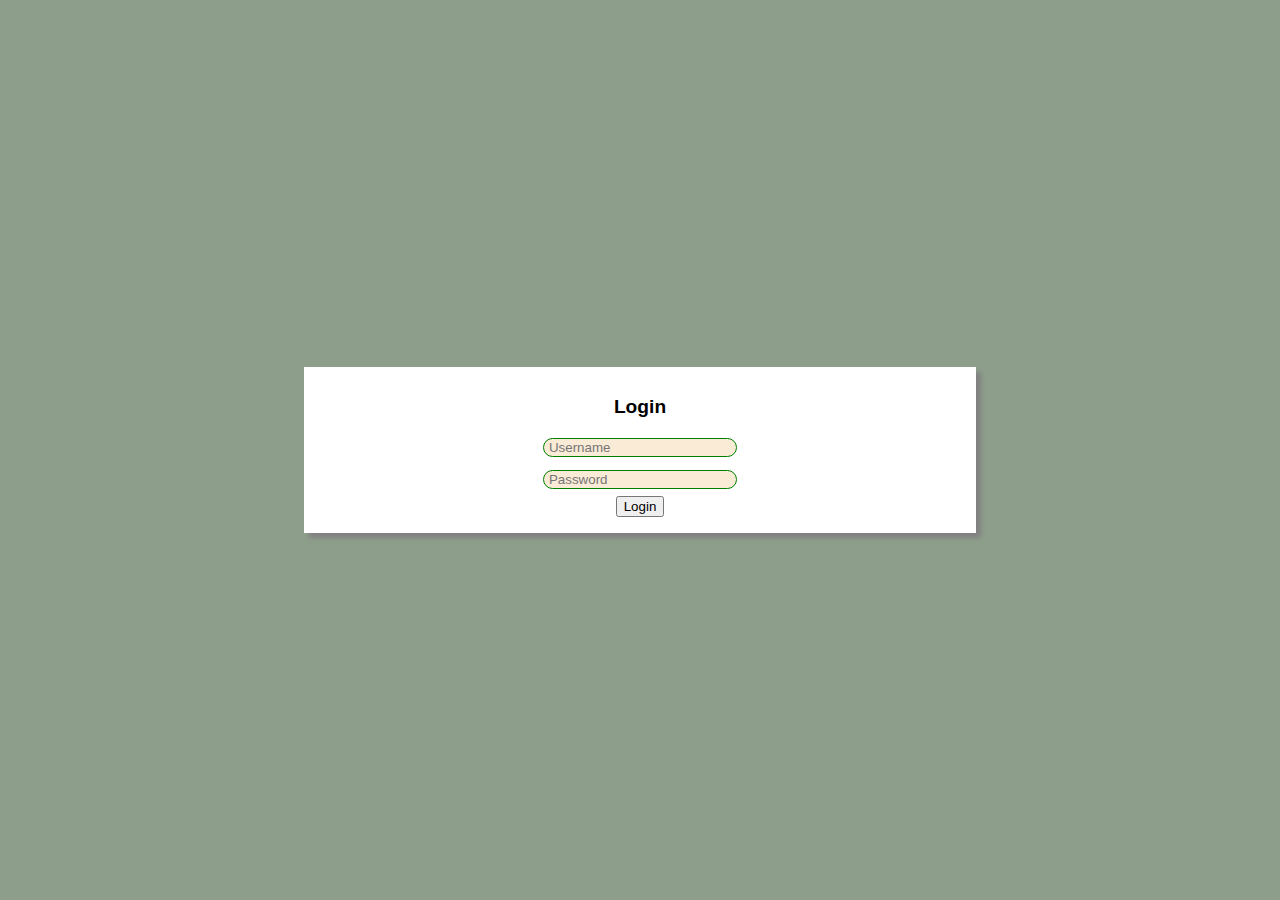
<file: Day10_project/login.html>
<!DOCTYPE html>
<html lang="en">
<head>
    <meta charset="UTF-8">
    <meta name="viewport" content="width=device-width, initial-scale=1.0">
    <title>Document</title>
    <link rel="stylesheet" href="./login.css"/>
</head>
<body>
    
    <div class="login_box">
        <h1 id="login_header">Login</h1>
        <div id="error_msg_box">
            <span id="error_msg">ID 혹은 PASSWORD가 잘못 되었습니다.</span>
        </div>

        <form id="login_form">
            <input type="text" name="username" id="username_field" class="login_form_field" placeholder="Username">
            <input type="password" name="password" id="password_field" class="login_form_field" placeholder="Password">
            <input type="submit" value="Login" id="login_submit">
        </form>
    </div>
    <script src="./login.js"></script>
</body>
</html>
</file>
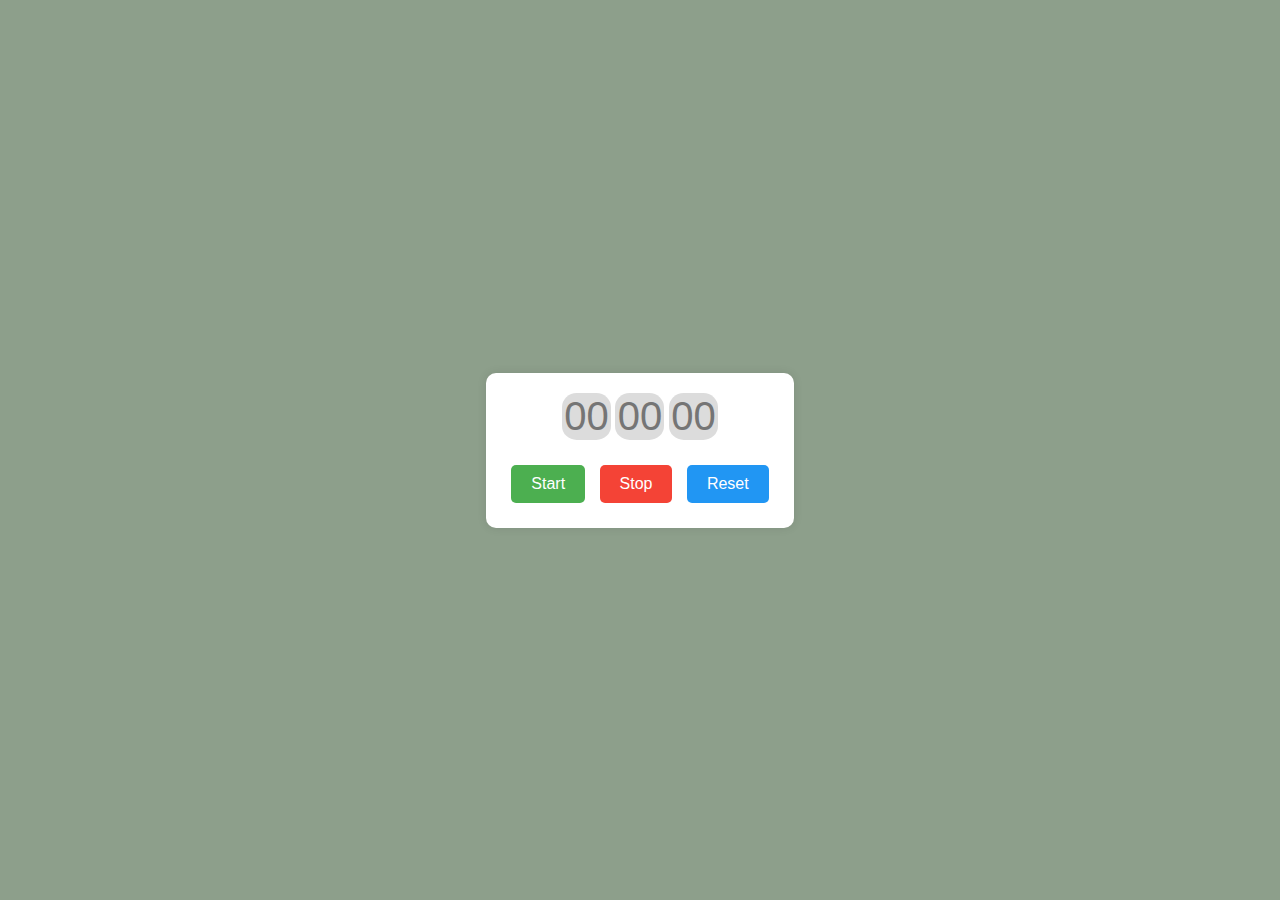
<file: Day2_project/timer.html>
<!DOCTYPE html>
<html>
  <head>
    <title>JavaScript Sandbox</title>
    <meta charset="UTF-8" />
    <link rel="stylesheet" href="timer.css" />
  </head>

  <body>
    <div class="timer">
      <div class="timeInputs" id="timeInputs">
          <input type="number" id="hours" placeholder="00" min="0" max="23">
          <input type="number" id="minutes" placeholder="00" min="0" max="59">
          <input type="number" id="seconds" placeholder="00" min="0" max="59">
      </div>
      <div class="timeDisplay" id="timeDisplay">
          00:00:00
      </div>
      <div class="buttons">
          <button id="start">Start</button>
          <button id="stop">Stop</button>
          <button id="reset">Reset</button>
      </div>
  </div>
    <script src="./timer.js"></script>
  </body>
</html>
</file>
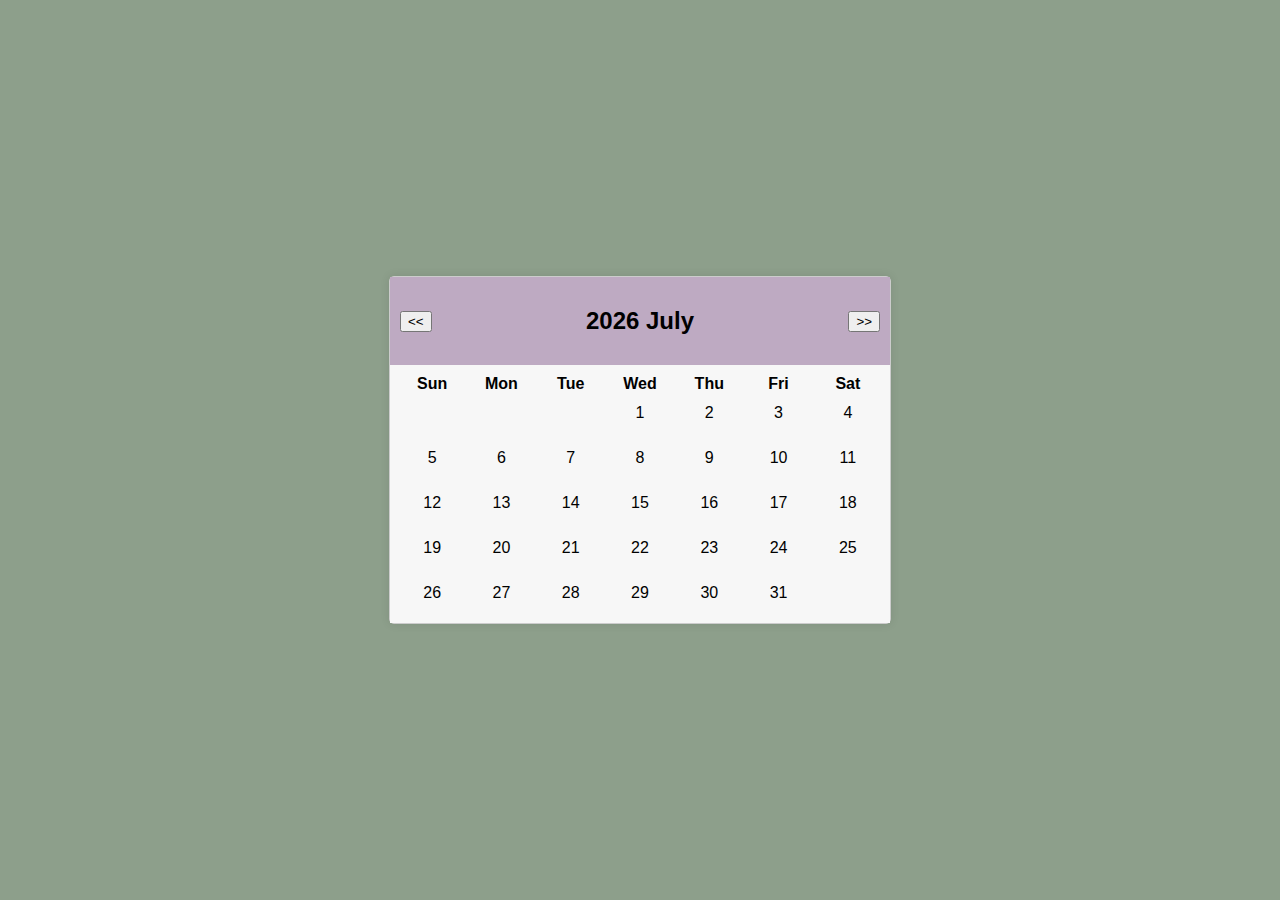
<file: Day4_project/calendal.html>
<!DOCTYPE html>
<html lang="en">
    <head>
        <meta charset="UTF-8">
        <meta name="viewport" content="width=device-width, initial-scale=1.0">
        <title>Calendar</title>
        <link rel="stylesheet" href="./calendal.css">
    </head>
    <body>
        <!--달력-->
        <div class="calendar-container">
            <!--년도, 월-->
            <div class="calendar-header">
                <button id="prevMonth">&lt;&lt;</button>
                <h2 id="monthYear"></h2>
                <button id="nextMonth">&gt;&gt;</button>
            </div>
            <!--날짜들-->
            <div class="calendar-body">
                <!--요일들-->
                <div class="calendar-days">
                    <div>Sun</div>
                    <div>Mon</div>
                    <div>Tue</div>
                    <div>Wed</div>
                    <div>Thu</div>
                    <div>Fri</div>
                    <div>Sat</div>
                </div>
                <!--날짜-->
                <div id="calendarDates" class="calendar-dates"></div>
            </div>
        </div>
        <!--메모-->
        <div id="noteContainer" class="note-container hidden">
            <textarea id="noteText" placeholder="메모를 작성하세요."></textarea>
            <button id="saveNote">저장</button>
        </div>
    </body>
    <script src="./calendal.js"></script>
</html>
</file>
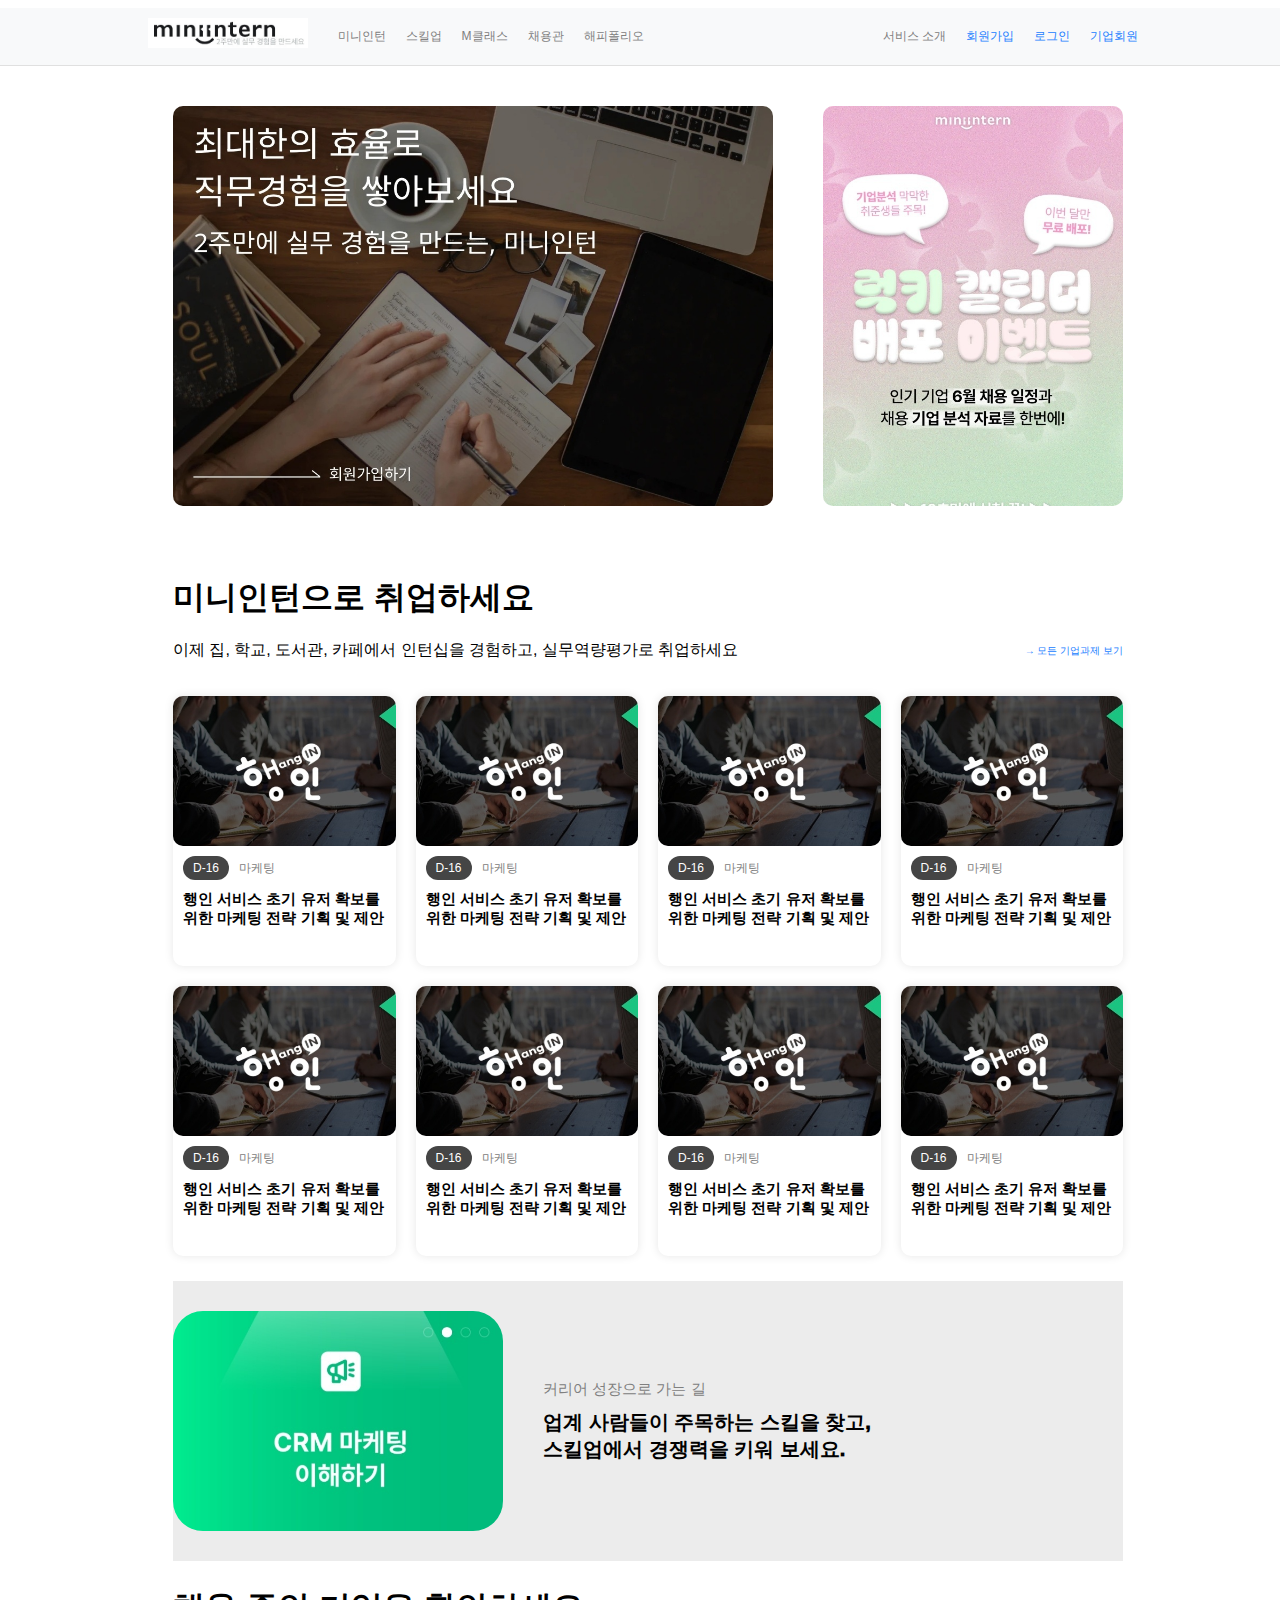
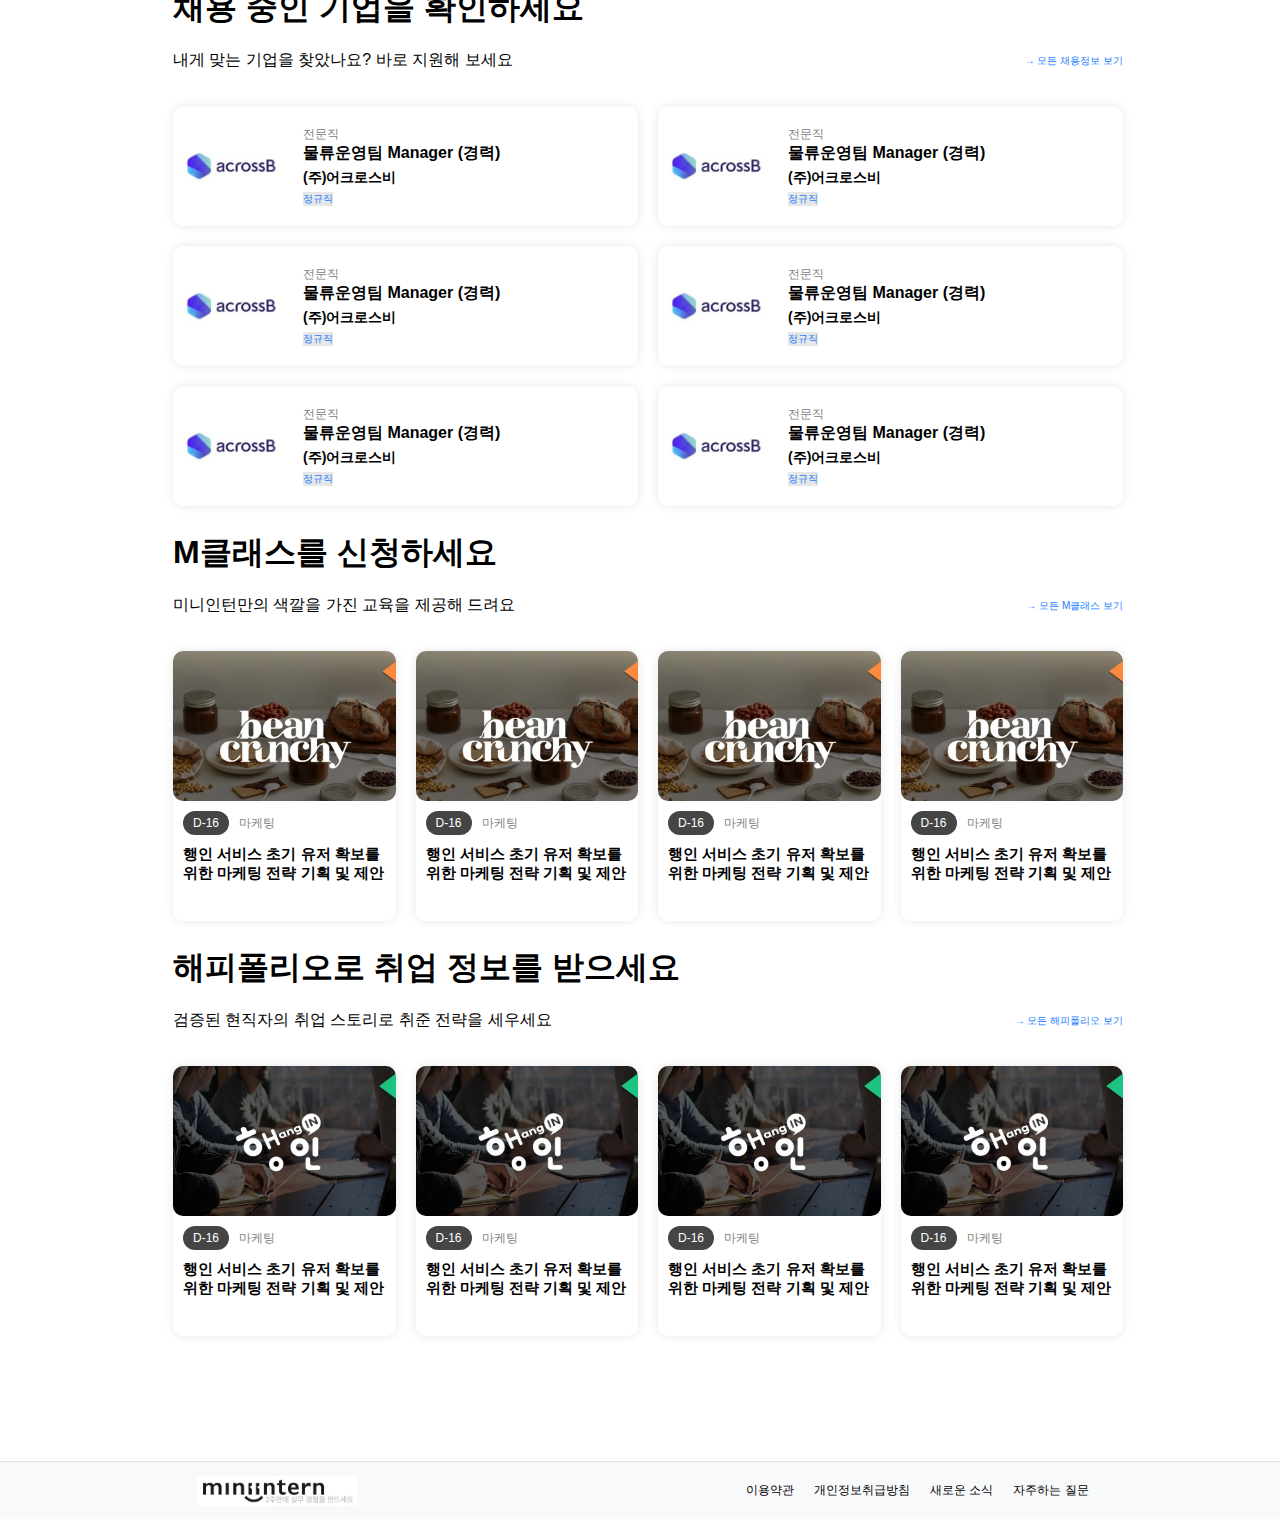
<file: Day5_project/clone_miniintern.html>
<!DOCTYPE html>
<html lang="en">
<head>
    <meta charset="UTF-8">
    <meta name="viewport" content="width=device-width, initial-scale=1.0">
    <title>미니인턴</title>
    <link rel="stylesheet" href="./clone_miniintern.css">
</head>
<body>
    <header>
        <div class="header_inner">
            <div class="nav_menu_left">
                <div class="brand_logo">
                    
                </div>
                <div class="nav_menus">
                    <div class="nav_menu"> 
                        미니인턴
                    </div>
                    <div class="nav_menu"> 
                        스킬업
                    </div>
                    <div class="nav_menu"> 
                        M클래스
                    </div>
                    <div class="nav_menu"> 
                        채용관
                    </div>
                    <div class="nav_menu"> 
                        해피폴리오
                    </div>
                </div>
            </div>
            <div class="nav_menus" id="nav_menus2">
                <div class="nav_menu"> 
                    서비스 소개
                </div>
                <div class="nav_menu" id="nav_menu_blue"> 
                    회원가입
                </div>
                <div class="nav_menu" id="nav_menu_blue"> 
                    로그인
                </div>
                <div class="nav_menu" id="nav_menu_blue"> 
                    기업회원
                </div>
            </div>
        </div>
    </header>
    <div class="main_box">
        <section class="main">
            <div class="promote_conotents">
                <div class="promote_conotent" id="promote_conotent_bigger">

                </div>
                <div class="promote_conotent">
                    
                </div>
            </div>
            <div class="section_title_box">
                <div class="section_title">
                    <h1>미니인턴으로 취업하세요</h1>
                </div>
                <div class="section_title_contents">
                    <div class="title_content">
                        <p>이제 집, 학교, 도서관, 카페에서 인턴십을 경험하고, 실무역량평가로 취업하세요</p>
                    </div>
                    <div class="goto_all_contents">
                        <a>→ 모든 기업과제 보기</a>
                    </div>
                </div>
            </div>
            <div class="interns_box_all">
                <div class="intern_box">
                    <div class="intern_image"></div>
                    <div class="intern_contents">
                        <div class="intern_content_what">
                            <div class="intern_dday">D-16</div>
                            <div class="intern_categori">마케팅</div>
                        </div>
                        <div class="intern_content">
                            <p>행인 서비스 초기 유저 확보를 위한 마케팅 전략 기획 및 제안</p>
                        </div>
                    </div>
                </div>
                <div class="intern_box">
                    <div class="intern_image"></div>
                    <div class="intern_contents">
                        <div class="intern_content_what">
                            <div class="intern_dday">D-16</div>
                            <div class="intern_categori">마케팅</div>
                        </div>
                        <div class="intern_content">
                            <p>행인 서비스 초기 유저 확보를 위한 마케팅 전략 기획 및 제안</p>
                        </div>
                    </div>
                </div>
                <div class="intern_box">
                    <div class="intern_image"></div>
                    <div class="intern_contents">
                        <div class="intern_content_what">
                            <div class="intern_dday">D-16</div>
                            <div class="intern_categori">마케팅</div>
                        </div>
                        <div class="intern_content">
                            <p>행인 서비스 초기 유저 확보를 위한 마케팅 전략 기획 및 제안</p>
                        </div>
                    </div>
                </div>
                <div class="intern_box">
                    <div class="intern_image"></div>
                    <div class="intern_contents">
                        <div class="intern_content_what">
                            <div class="intern_dday">D-16</div>
                            <div class="intern_categori">마케팅</div>
                        </div>
                        <div class="intern_content">
                            <p>행인 서비스 초기 유저 확보를 위한 마케팅 전략 기획 및 제안</p>
                        </div>
                    </div>
                </div>
                <div class="intern_box">
                    <div class="intern_image"></div>
                    <div class="intern_contents">
                        <div class="intern_content_what">
                            <div class="intern_dday">D-16</div>
                            <div class="intern_categori">마케팅</div>
                        </div>
                        <div class="intern_content">
                            <p>행인 서비스 초기 유저 확보를 위한 마케팅 전략 기획 및 제안</p>
                        </div>
                    </div>
                </div>
                <div class="intern_box">
                    <div class="intern_image"></div>
                    <div class="intern_contents">
                        <div class="intern_content_what">
                            <div class="intern_dday">D-16</div>
                            <div class="intern_categori">마케팅</div>
                        </div>
                        <div class="intern_content">
                            <p>행인 서비스 초기 유저 확보를 위한 마케팅 전략 기획 및 제안</p>
                        </div>
                    </div>
                </div>
                <div class="intern_box">
                    <div class="intern_image"></div>
                    <div class="intern_contents">
                        <div class="intern_content_what">
                            <div class="intern_dday">D-16</div>
                            <div class="intern_categori">마케팅</div>
                        </div>
                        <div class="intern_content">
                            <p>행인 서비스 초기 유저 확보를 위한 마케팅 전략 기획 및 제안</p>
                        </div>
                    </div>
                </div>
                <div class="intern_box">
                    <div class="intern_image"></div>
                    <div class="intern_contents">
                        <div class="intern_content_what">
                            <div class="intern_dday">D-16</div>
                            <div class="intern_categori">마케팅</div>
                        </div>
                        <div class="intern_content">
                            <p>행인 서비스 초기 유저 확보를 위한 마케팅 전략 기획 및 제안</p>
                        </div>
                    </div>
                </div>
            </div>
            <div class="caurousel_box">
                <div class="caurousel">

                </div>
                <div class="caurousel_content">
                    <span class="caurousel_explain_title">
                        <p>커리어 성장으로 가는 길</p>
                    </span>
                    <span class="caurousel_explain">
                        <p>업계 사람들이 주목하는 스킬을 찾고,<br>
                        스킬업에서 경쟁력을 키워 보세요.</p>
                    </span>
                </div>
            </div>
            <div class="section_title_box">
                <div class="section_title">
                    <h1>채용 중인 기업을 확인하세요</h1>
                </div>
                <div class="section_title_contents">
                    <div class="title_content">
                        <p>내게 맞는 기업을 찾았나요? 바로 지원해 보세요</p>
                    </div>
                    <div class="goto_all_contents">
                        <a>→ 모든 채용정보 보기</a>
                    </div>
                </div>
            </div>
            <div class="interns_box_all_rec">
                <div class="intern_box_rec">
                    <div class="intern_box_img"></div>
                    <div class="intern_box_explain">
                        <div class="intern_categori">전문직</div>
                        <span class="text_job">물류운영팀 Manager (경력)</span>
                        <span class="text_company">(주)어크로스비</span>
                        <div class="goto_all_contents">정규직</div>
                    </div>
                </div>
                <div class="intern_box_rec">
                    <div class="intern_box_img"></div>
                    <div class="intern_box_explain">
                        <div class="intern_categori">전문직</div>
                        <span class="text_job">물류운영팀 Manager (경력)</span>
                        <span class="text_company">(주)어크로스비</span>
                        <div class="goto_all_contents">정규직</div>
                    </div>
                </div>
                <div class="intern_box_rec">
                    <div class="intern_box_img"></div>
                    <div class="intern_box_explain">
                        <div class="intern_categori">전문직</div>
                        <span class="text_job">물류운영팀 Manager (경력)</span>
                        <span class="text_company">(주)어크로스비</span>
                        <div class="goto_all_contents">정규직</div>
                    </div>
                </div>
                <div class="intern_box_rec">
                    <div class="intern_box_img"></div>
                    <div class="intern_box_explain">
                        <div class="intern_categori">전문직</div>
                        <span class="text_job">물류운영팀 Manager (경력)</span>
                        <span class="text_company">(주)어크로스비</span>
                        <div class="goto_all_contents">정규직</div>
                    </div>
                </div>
                <div class="intern_box_rec">
                    <div class="intern_box_img"></div>
                    <div class="intern_box_explain">
                        <div class="intern_categori">전문직</div>
                        <span class="text_job">물류운영팀 Manager (경력)</span>
                        <span class="text_company">(주)어크로스비</span>
                        <div class="goto_all_contents">정규직</div>
                    </div>
                </div>
                <div class="intern_box_rec">
                    <div class="intern_box_img"></div>
                    <div class="intern_box_explain">
                        <div class="intern_categori">전문직</div>
                        <span class="text_job">물류운영팀 Manager (경력)</span>
                        <span class="text_company">(주)어크로스비</span>
                        <div class="goto_all_contents">정규직</div>
                    </div>
                </div>
            </div>
            <div class="section_title_box">
                <div class="section_title">
                    <h1>M클래스를 신청하세요</h1>
                </div>
                <div class="section_title_contents">
                    <div class="title_content">
                        <p>미니인턴만의 색깔을 가진 교육을 제공해 드려요</p>
                    </div>
                    <div class="goto_all_contents">
                        <a>→ 모든 M클래스 보기</a>
                    </div>
                </div>
            </div>
            <div class="interns_box_all" id="m_class">
                <div class="intern_box">
                    <div class="intern_image"></div>
                    <div class="intern_contents">
                        <div class="intern_content_what">
                            <div class="intern_dday">D-16</div>
                            <div class="intern_categori">마케팅</div>
                        </div>
                        <div class="intern_content">
                            <p>행인 서비스 초기 유저 확보를 위한 마케팅 전략 기획 및 제안</p>
                        </div>
                    </div>
                </div>
                <div class="intern_box">
                    <div class="intern_image"></div>
                    <div class="intern_contents">
                        <div class="intern_content_what">
                            <div class="intern_dday">D-16</div>
                            <div class="intern_categori">마케팅</div>
                        </div>
                        <div class="intern_content">
                            <p>행인 서비스 초기 유저 확보를 위한 마케팅 전략 기획 및 제안</p>
                        </div>
                    </div>
                </div>
                <div class="intern_box">
                    <div class="intern_image"></div>
                    <div class="intern_contents">
                        <div class="intern_content_what">
                            <div class="intern_dday">D-16</div>
                            <div class="intern_categori">마케팅</div>
                        </div>
                        <div class="intern_content">
                            <p>행인 서비스 초기 유저 확보를 위한 마케팅 전략 기획 및 제안</p>
                        </div>
                    </div>
                </div>
                <div class="intern_box">
                    <div class="intern_image"></div>
                    <div class="intern_contents">
                        <div class="intern_content_what">
                            <div class="intern_dday">D-16</div>
                            <div class="intern_categori">마케팅</div>
                        </div>
                        <div class="intern_content">
                            <p>행인 서비스 초기 유저 확보를 위한 마케팅 전략 기획 및 제안</p>
                        </div>
                    </div>
                </div>
            </div>
            <div class="section_title_box">
                <div class="section_title">
                    <h1>해피폴리오로 취업 정보를 받으세요</h1>
                </div>
                <div class="section_title_contents">
                    <div class="title_content">
                        <p>검증된 현직자의 취업 스토리로 취준 전략을 세우세요</p>
                    </div>
                    <div class="goto_all_contents">
                        <a>→ 모든 해피폴리오 보기</a>
                    </div>
                </div>
            </div>
            <div class="interns_box_all" id="happy_poly">
                <div class="intern_box">
                    <div class="intern_image"></div>
                    <div class="intern_contents">
                        <div class="intern_content_what">
                            <div class="intern_dday">D-16</div>
                            <div class="intern_categori">마케팅</div>
                        </div>
                        <div class="intern_content">
                            <p>행인 서비스 초기 유저 확보를 위한 마케팅 전략 기획 및 제안</p>
                        </div>
                    </div>
                </div>
                <div class="intern_box">
                    <div class="intern_image"></div>
                    <div class="intern_contents">
                        <div class="intern_content_what">
                            <div class="intern_dday">D-16</div>
                            <div class="intern_categori">마케팅</div>
                        </div>
                        <div class="intern_content">
                            <p>행인 서비스 초기 유저 확보를 위한 마케팅 전략 기획 및 제안</p>
                        </div>
                    </div>
                </div>
                <div class="intern_box">
                    <div class="intern_image"></div>
                    <div class="intern_contents">
                        <div class="intern_content_what">
                            <div class="intern_dday">D-16</div>
                            <div class="intern_categori">마케팅</div>
                        </div>
                        <div class="intern_content">
                            <p>행인 서비스 초기 유저 확보를 위한 마케팅 전략 기획 및 제안</p>
                        </div>
                    </div>
                </div>
                <div class="intern_box">
                    <div class="intern_image"></div>
                    <div class="intern_contents">
                        <div class="intern_content_what">
                            <div class="intern_dday">D-16</div>
                            <div class="intern_categori">마케팅</div>
                        </div>
                        <div class="intern_content">
                            <p>행인 서비스 초기 유저 확보를 위한 마케팅 전략 기획 및 제안</p>
                        </div>
                    </div>
                </div>
            </div>
        </section>
    </div>
    <footer>
        <div class="footer_inner">
            <div class="brand_logo"></div>
            <div class="footer_menus">
                <div class="footer_menu">
                    이용약관
                </div>
                <div class="footer_menu">
                    개인정보취급방침
                </div>
                <div class="footer_menu">
                    새로운 소식
                </div>
                <div class="footer_menu">
                    자주하는 질문
                </div>
            </div>
        </div>
    </footer>
</body>
</html>
</file>
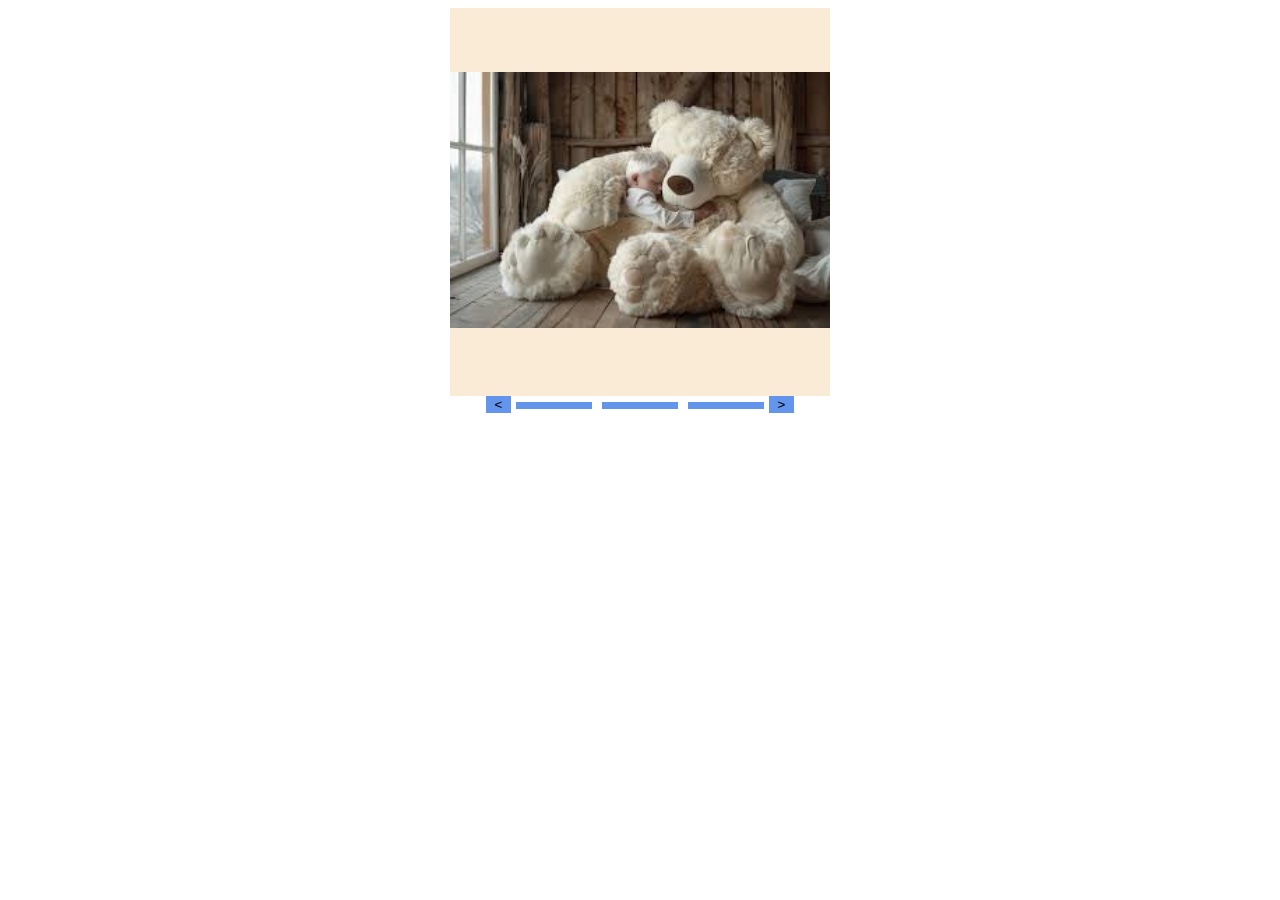
<file: Day6_project/slider.html>
<!DOCTYPE html>
<html lang="en">
<head>
    <meta charset="UTF-8">
    <meta name="viewport" content="width=device-width, initial-scale=1.0">
    <link rel="stylesheet" href="./slider.css" />
    <title>slider_ex</title>
</head>
<body>
    <div class="con_padding">
    <div class="con_box">
        <div class="container">
            <div class= "inner">
                <img src="../dogdog/bear.jpg">
            </div>
            <div class= "inner">
                <img src="../dogdog/dog.jpg">
            </div>
            <div class= "inner">
                <img src="../dogdog/cat.avif">
            </div>
        </div>
    </div>
    </div>
    <div class="pad"> 
    <div class="button_con">
    <button class="left_img" id="shift">&lt;</button>
    <button class="but"></button>
    <button class="but"></button>
    <button class="but"></button>
    <button class="right_img" id="shift">&gt;</button>
    </div>
    </div>
    <script src="./slider.js"></script>
</body>
</html>
</file>
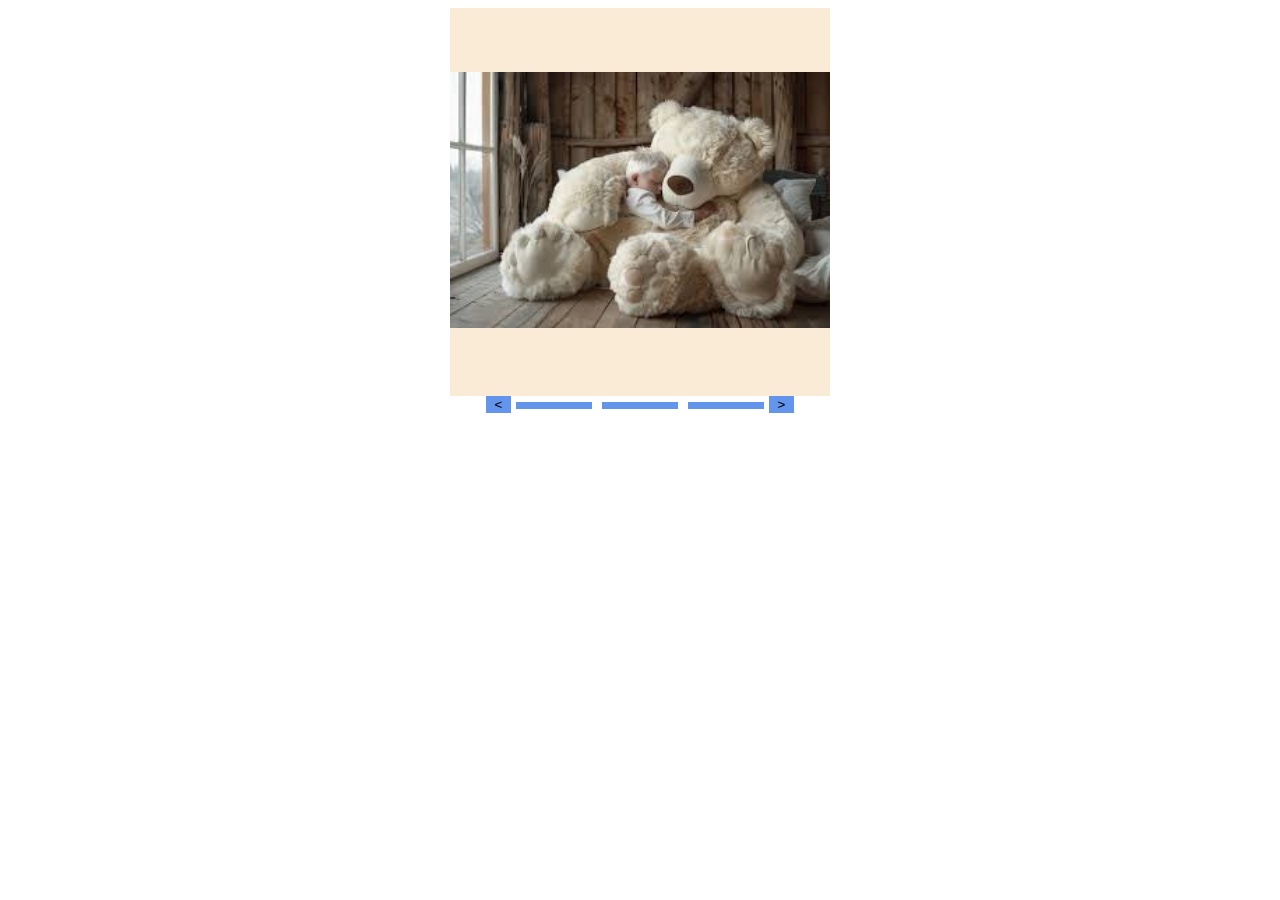
<file: Day7_project/slider.html>
<!DOCTYPE html>
<html lang="en">
<head>
    <meta charset="UTF-8">
    <meta name="viewport" content="width=device-width, initial-scale=1.0">
    <link rel="stylesheet" href="./slider.css" />
    <title>slider_ex</title>
</head>
<body>
    <div class="con_padding">
        <div class="con_box">
            <div class="container">
                <div class= "inner">
                    <img src="../dogdog/bear.jpg">
                </div>
                <div class= "inner">
                    <img src="../dogdog/dog.jpg">
                </div>
                <div class= "inner">
                    <img src="../dogdog/cat.avif">
                </div>
            </div>
        </div>
        </div>
        <div class="pad"> 
        <div class="button_con">
        <button class="left_img" id="shift">&lt;</button>
        <button class="but"></button>
        <button class="but"></button>
        <button class="but"></button>
        <button class="right_img" id="shift">&gt;</button>
        </div>
    </div>
    <script src="./slider.js"></script>
</body>
</html>
</file>
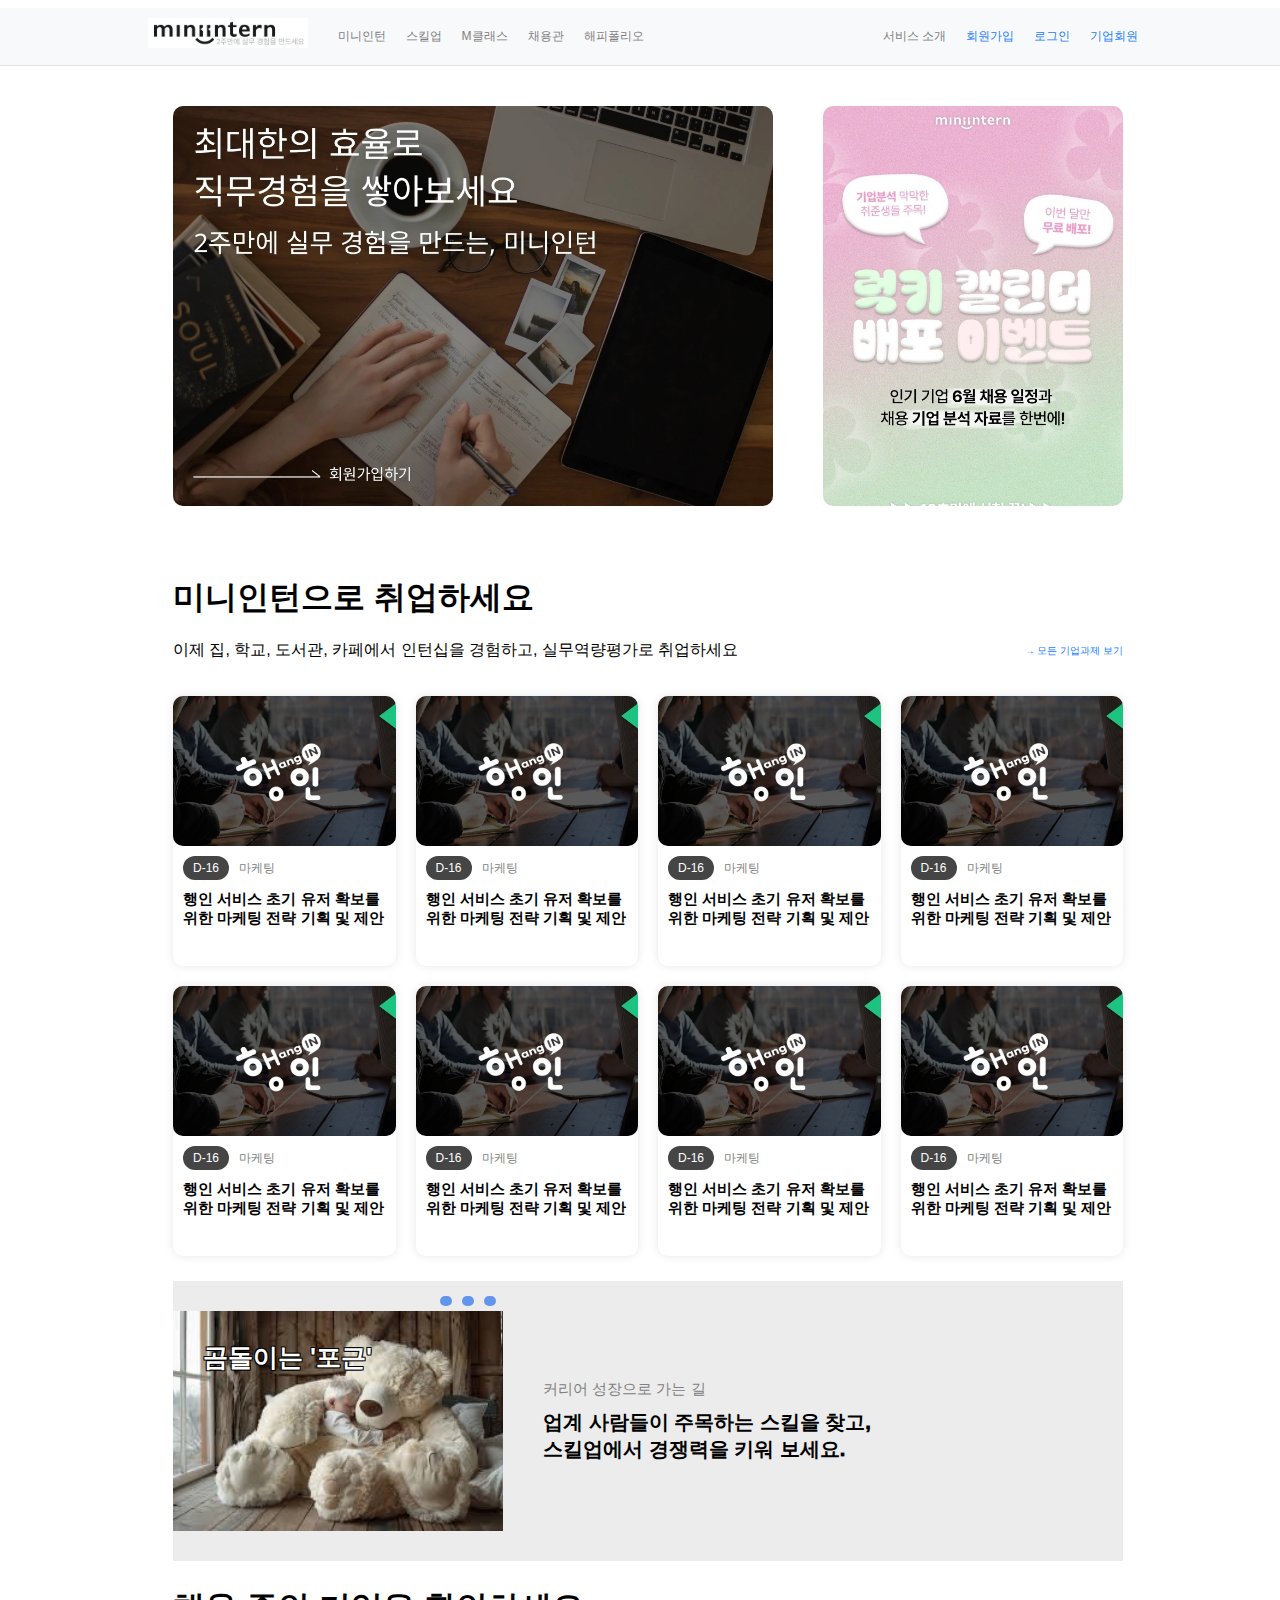
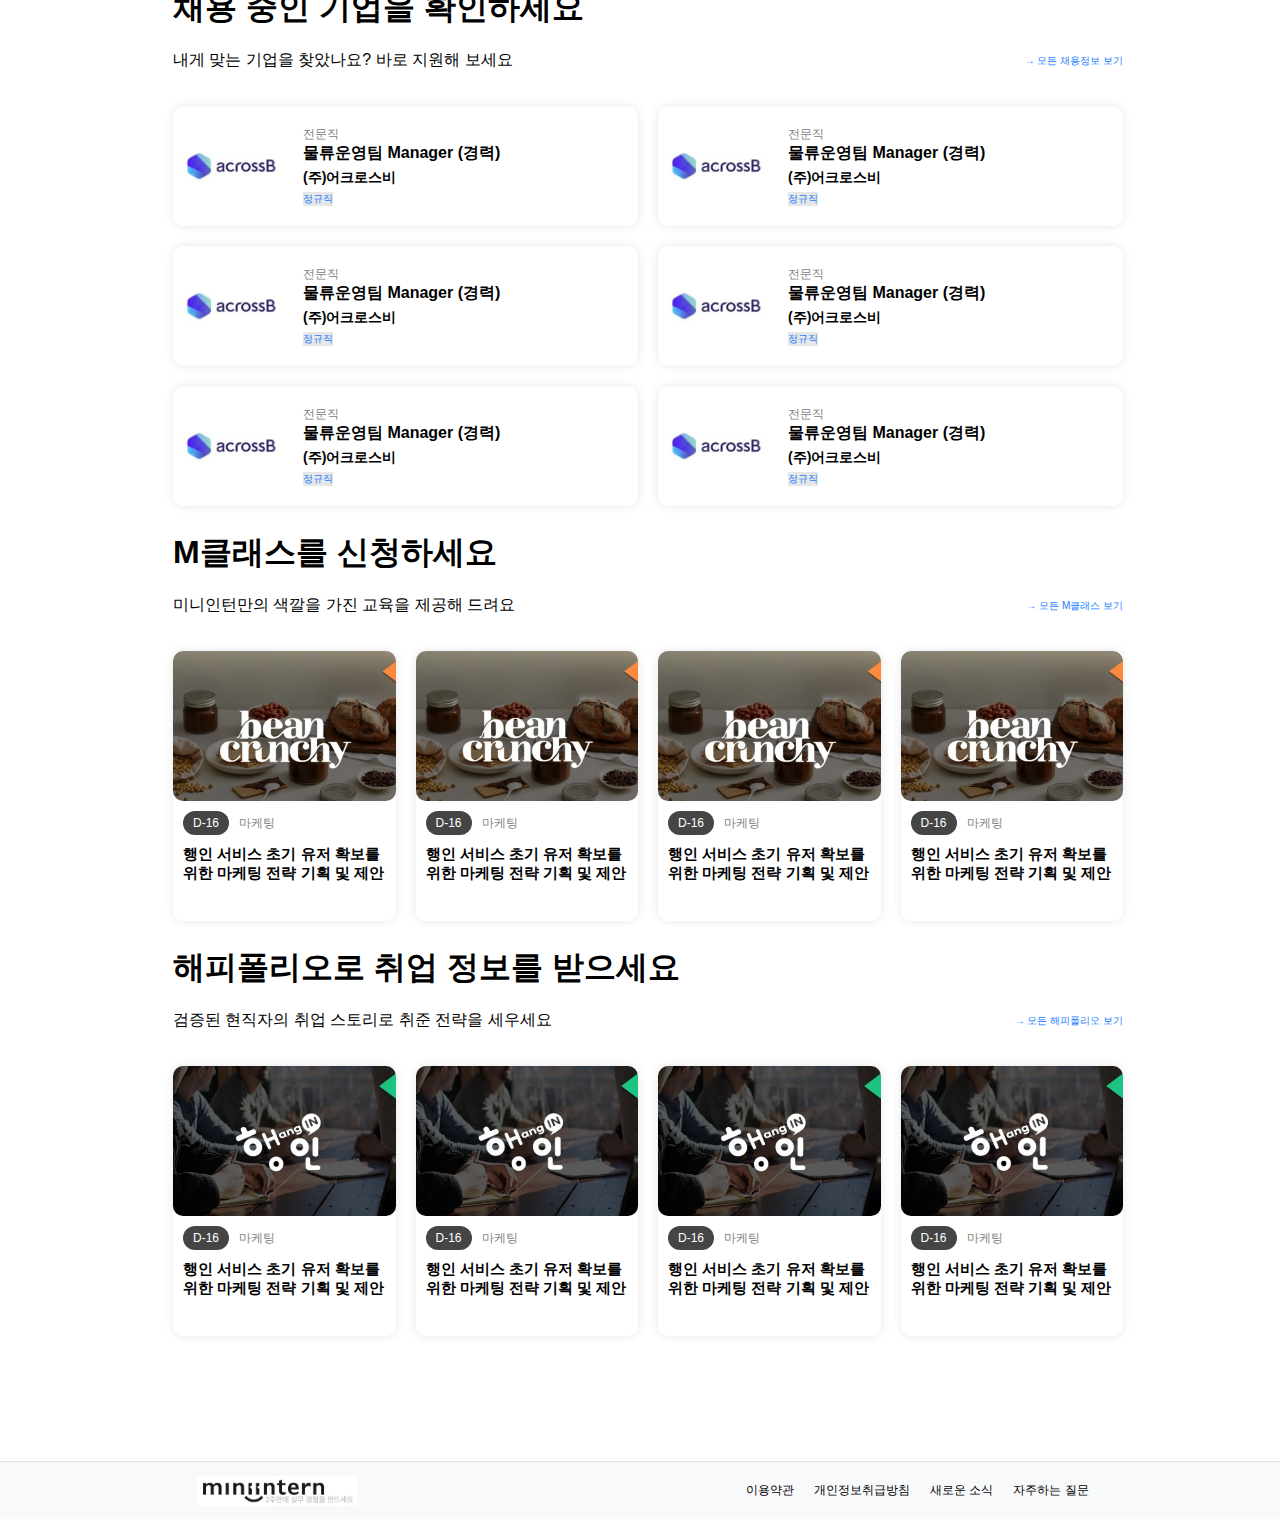
<file: Day8_project/clone_miniintern.html>
<!DOCTYPE html>
<html lang="en">
<head>
    <meta charset="UTF-8">
    <meta name="viewport" content="width=device-width, initial-scale=1.0">
    <title>미니인턴</title>
    <link rel="stylesheet" href="./clone_miniintern.css">
</head>
<body>
    <header>
        <div class="header_inner">
            <div class="nav_menu_left">
                <div class="brand_logo">
                    
                </div>
                <div class="nav_menus">
                    <div class="nav_menu"> 
                        미니인턴
                    </div>
                    <div class="nav_menu"> 
                        스킬업
                    </div>
                    <div class="nav_menu"> 
                        M클래스
                    </div>
                    <div class="nav_menu"> 
                        채용관
                    </div>
                    <div class="nav_menu"> 
                        해피폴리오
                    </div>
                </div>
            </div>
            <div class="nav_menus" id="nav_menus2">
                <div class="nav_menu"> 
                    서비스 소개
                </div>
                <div class="nav_menu" id="nav_menu_blue"> 
                    회원가입
                </div>
                <div class="nav_menu" id="nav_menu_blue"> 
                    로그인
                </div>
                <div class="nav_menu" id="nav_menu_blue"> 
                    기업회원
                </div>
            </div>
        </div>
    </header>
    <div class="main_box">
        <section class="main">
            <div class="promote_conotents">
                <div class="promote_conotent" id="promote_conotent_bigger">

                </div>
                <div class="promote_conotent">
                    
                </div>
            </div>
            <div class="section_title_box">
                <div class="section_title">
                    <h1>미니인턴으로 취업하세요</h1>
                </div>
                <div class="section_title_contents">
                    <div class="title_content">
                        <p>이제 집, 학교, 도서관, 카페에서 인턴십을 경험하고, 실무역량평가로 취업하세요</p>
                    </div>
                    <div class="goto_all_contents">
                        <a>→ 모든 기업과제 보기</a>
                    </div>
                </div>
            </div>
            <div class="interns_box_all">
                <div class="intern_box">
                    <div class="intern_image"></div>
                    <div class="intern_contents">
                        <div class="intern_content_what">
                            <div class="intern_dday">D-16</div>
                            <div class="intern_categori">마케팅</div>
                        </div>
                        <div class="intern_content">
                            <p>행인 서비스 초기 유저 확보를 위한 마케팅 전략 기획 및 제안</p>
                        </div>
                    </div>
                </div>
                <div class="intern_box">
                    <div class="intern_image"></div>
                    <div class="intern_contents">
                        <div class="intern_content_what">
                            <div class="intern_dday">D-16</div>
                            <div class="intern_categori">마케팅</div>
                        </div>
                        <div class="intern_content">
                            <p>행인 서비스 초기 유저 확보를 위한 마케팅 전략 기획 및 제안</p>
                        </div>
                    </div>
                </div>
                <div class="intern_box">
                    <div class="intern_image"></div>
                    <div class="intern_contents">
                        <div class="intern_content_what">
                            <div class="intern_dday">D-16</div>
                            <div class="intern_categori">마케팅</div>
                        </div>
                        <div class="intern_content">
                            <p>행인 서비스 초기 유저 확보를 위한 마케팅 전략 기획 및 제안</p>
                        </div>
                    </div>
                </div>
                <div class="intern_box">
                    <div class="intern_image"></div>
                    <div class="intern_contents">
                        <div class="intern_content_what">
                            <div class="intern_dday">D-16</div>
                            <div class="intern_categori">마케팅</div>
                        </div>
                        <div class="intern_content">
                            <p>행인 서비스 초기 유저 확보를 위한 마케팅 전략 기획 및 제안</p>
                        </div>
                    </div>
                </div>
                <div class="intern_box">
                    <div class="intern_image"></div>
                    <div class="intern_contents">
                        <div class="intern_content_what">
                            <div class="intern_dday">D-16</div>
                            <div class="intern_categori">마케팅</div>
                        </div>
                        <div class="intern_content">
                            <p>행인 서비스 초기 유저 확보를 위한 마케팅 전략 기획 및 제안</p>
                        </div>
                    </div>
                </div>
                <div class="intern_box">
                    <div class="intern_image"></div>
                    <div class="intern_contents">
                        <div class="intern_content_what">
                            <div class="intern_dday">D-16</div>
                            <div class="intern_categori">마케팅</div>
                        </div>
                        <div class="intern_content">
                            <p>행인 서비스 초기 유저 확보를 위한 마케팅 전략 기획 및 제안</p>
                        </div>
                    </div>
                </div>
                <div class="intern_box">
                    <div class="intern_image"></div>
                    <div class="intern_contents">
                        <div class="intern_content_what">
                            <div class="intern_dday">D-16</div>
                            <div class="intern_categori">마케팅</div>
                        </div>
                        <div class="intern_content">
                            <p>행인 서비스 초기 유저 확보를 위한 마케팅 전략 기획 및 제안</p>
                        </div>
                    </div>
                </div>
                <div class="intern_box">
                    <div class="intern_image"></div>
                    <div class="intern_contents">
                        <div class="intern_content_what">
                            <div class="intern_dday">D-16</div>
                            <div class="intern_categori">마케팅</div>
                        </div>
                        <div class="intern_content">
                            <p>행인 서비스 초기 유저 확보를 위한 마케팅 전략 기획 및 제안</p>
                        </div>
                    </div>
                </div>
            </div>
            <div class="caurousel_box">
                <div class="caurousel">
                    <div class="con_padding">
                        <div class="con_box">
                            <div class="container">
                                <div class= "inner" id="inner_img_1">
                                    <p>곰돌이는 '포근'</p>
                                </div>
                                <div class= "inner"  id="inner_img_2">
                                    <p>고양이는 야옹~</p>
                                </div>
                                <div class= "inner"  id="inner_img_3">
                                    <p>강아지는 멍멍!</p>
                                </div>
                            </div>
                        </div>
                        
                    </div>
                    <div class="pad"> 
                        <div class="button_con">
                            <button class="left_img" id="shift">&lt;</button>
                            <button class="but"></button>
                            <button class="but"></button>
                            <button class="but"></button>
                            <button class="right_img" id="shift">&gt;</button>
                        </div>
                    </div>
                </div>
                <div class="caurousel_content">
                    <span class="caurousel_explain_title">
                        <p>커리어 성장으로 가는 길</p>
                    </span>
                    <span class="caurousel_explain">
                        <p>업계 사람들이 주목하는 스킬을 찾고,<br>
                        스킬업에서 경쟁력을 키워 보세요.</p>
                    </span>
                </div>
            </div>
            <div class="section_title_box">
                <div class="section_title">
                    <h1>채용 중인 기업을 확인하세요</h1>
                </div>
                <div class="section_title_contents">
                    <div class="title_content">
                        <p>내게 맞는 기업을 찾았나요? 바로 지원해 보세요</p>
                    </div>
                    <div class="goto_all_contents">
                        <a>→ 모든 채용정보 보기</a>
                    </div>
                </div>
            </div>
            <div class="interns_box_all_rec">
                <div class="intern_box_rec">
                    <div class="intern_box_img"></div>
                    <div class="intern_box_explain">
                        <div class="intern_categori">전문직</div>
                        <span class="text_job">물류운영팀 Manager (경력)</span>
                        <span class="text_company">(주)어크로스비</span>
                        <div class="goto_all_contents">정규직</div>
                    </div>
                </div>
                <div class="intern_box_rec">
                    <div class="intern_box_img"></div>
                    <div class="intern_box_explain">
                        <div class="intern_categori">전문직</div>
                        <span class="text_job">물류운영팀 Manager (경력)</span>
                        <span class="text_company">(주)어크로스비</span>
                        <div class="goto_all_contents">정규직</div>
                    </div>
                </div>
                <div class="intern_box_rec">
                    <div class="intern_box_img"></div>
                    <div class="intern_box_explain">
                        <div class="intern_categori">전문직</div>
                        <span class="text_job">물류운영팀 Manager (경력)</span>
                        <span class="text_company">(주)어크로스비</span>
                        <div class="goto_all_contents">정규직</div>
                    </div>
                </div>
                <div class="intern_box_rec">
                    <div class="intern_box_img"></div>
                    <div class="intern_box_explain">
                        <div class="intern_categori">전문직</div>
                        <span class="text_job">물류운영팀 Manager (경력)</span>
                        <span class="text_company">(주)어크로스비</span>
                        <div class="goto_all_contents">정규직</div>
                    </div>
                </div>
                <div class="intern_box_rec">
                    <div class="intern_box_img"></div>
                    <div class="intern_box_explain">
                        <div class="intern_categori">전문직</div>
                        <span class="text_job">물류운영팀 Manager (경력)</span>
                        <span class="text_company">(주)어크로스비</span>
                        <div class="goto_all_contents">정규직</div>
                    </div>
                </div>
                <div class="intern_box_rec">
                    <div class="intern_box_img"></div>
                    <div class="intern_box_explain">
                        <div class="intern_categori">전문직</div>
                        <span class="text_job">물류운영팀 Manager (경력)</span>
                        <span class="text_company">(주)어크로스비</span>
                        <div class="goto_all_contents">정규직</div>
                    </div>
                </div>
            </div>
            <div class="section_title_box">
                <div class="section_title">
                    <h1>M클래스를 신청하세요</h1>
                </div>
                <div class="section_title_contents">
                    <div class="title_content">
                        <p>미니인턴만의 색깔을 가진 교육을 제공해 드려요</p>
                    </div>
                    <div class="goto_all_contents">
                        <a>→ 모든 M클래스 보기</a>
                    </div>
                </div>
            </div>
            <div class="interns_box_all" id="m_class">
                <div class="intern_box">
                    <div class="intern_image"></div>
                    <div class="intern_contents">
                        <div class="intern_content_what">
                            <div class="intern_dday">D-16</div>
                            <div class="intern_categori">마케팅</div>
                        </div>
                        <div class="intern_content">
                            <p>행인 서비스 초기 유저 확보를 위한 마케팅 전략 기획 및 제안</p>
                        </div>
                    </div>
                </div>
                <div class="intern_box">
                    <div class="intern_image"></div>
                    <div class="intern_contents">
                        <div class="intern_content_what">
                            <div class="intern_dday">D-16</div>
                            <div class="intern_categori">마케팅</div>
                        </div>
                        <div class="intern_content">
                            <p>행인 서비스 초기 유저 확보를 위한 마케팅 전략 기획 및 제안</p>
                        </div>
                    </div>
                </div>
                <div class="intern_box">
                    <div class="intern_image"></div>
                    <div class="intern_contents">
                        <div class="intern_content_what">
                            <div class="intern_dday">D-16</div>
                            <div class="intern_categori">마케팅</div>
                        </div>
                        <div class="intern_content">
                            <p>행인 서비스 초기 유저 확보를 위한 마케팅 전략 기획 및 제안</p>
                        </div>
                    </div>
                </div>
                <div class="intern_box">
                    <div class="intern_image"></div>
                    <div class="intern_contents">
                        <div class="intern_content_what">
                            <div class="intern_dday">D-16</div>
                            <div class="intern_categori">마케팅</div>
                        </div>
                        <div class="intern_content">
                            <p>행인 서비스 초기 유저 확보를 위한 마케팅 전략 기획 및 제안</p>
                        </div>
                    </div>
                </div>
            </div>
            <div class="section_title_box">
                <div class="section_title">
                    <h1>해피폴리오로 취업 정보를 받으세요</h1>
                </div>
                <div class="section_title_contents">
                    <div class="title_content">
                        <p>검증된 현직자의 취업 스토리로 취준 전략을 세우세요</p>
                    </div>
                    <div class="goto_all_contents">
                        <a>→ 모든 해피폴리오 보기</a>
                    </div>
                </div>
            </div>
            <div class="interns_box_all" id="happy_poly">
                <div class="intern_box">
                    <div class="intern_image"></div>
                    <div class="intern_contents">
                        <div class="intern_content_what">
                            <div class="intern_dday">D-16</div>
                            <div class="intern_categori">마케팅</div>
                        </div>
                        <div class="intern_content">
                            <p>행인 서비스 초기 유저 확보를 위한 마케팅 전략 기획 및 제안</p>
                        </div>
                    </div>
                </div>
                <div class="intern_box">
                    <div class="intern_image"></div>
                    <div class="intern_contents">
                        <div class="intern_content_what">
                            <div class="intern_dday">D-16</div>
                            <div class="intern_categori">마케팅</div>
                        </div>
                        <div class="intern_content">
                            <p>행인 서비스 초기 유저 확보를 위한 마케팅 전략 기획 및 제안</p>
                        </div>
                    </div>
                </div>
                <div class="intern_box">
                    <div class="intern_image"></div>
                    <div class="intern_contents">
                        <div class="intern_content_what">
                            <div class="intern_dday">D-16</div>
                            <div class="intern_categori">마케팅</div>
                        </div>
                        <div class="intern_content">
                            <p>행인 서비스 초기 유저 확보를 위한 마케팅 전략 기획 및 제안</p>
                        </div>
                    </div>
                </div>
                <div class="intern_box">
                    <div class="intern_image"></div>
                    <div class="intern_contents">
                        <div class="intern_content_what">
                            <div class="intern_dday">D-16</div>
                            <div class="intern_categori">마케팅</div>
                        </div>
                        <div class="intern_content">
                            <p>행인 서비스 초기 유저 확보를 위한 마케팅 전략 기획 및 제안</p>
                        </div>
                    </div>
                </div>
            </div>
        </section>
    </div>
    <footer>
        <div class="footer_inner">
            <div class="brand_logo"></div>
            <div class="footer_menus">
                <div class="footer_menu">
                    이용약관
                </div>
                <div class="footer_menu">
                    개인정보취급방침
                </div>
                <div class="footer_menu">
                    새로운 소식
                </div>
                <div class="footer_menu">
                    자주하는 질문
                </div>
            </div>
        </div>
    </footer>
    <script src="./clone_miniintern.js"></script>
</body>
</html>
</file>
<file: Day10_project/login.css>
body{
    font-family: Arial, sans-serif;
    display: flex;
    justify-content: center;
    align-items: center;
    height: 100vh;
    margin: 0;
    background-color: #8d9f8b;
}
.login_box{
    
    display: flex;
    padding: 1em;
    flex-direction: column;
    align-items: center;
    justify-content: space-between;
    width: 50%;
    min-width: 230px;
    height: fit-content;
    margin: 0 auto;
    background-color: white;
    box-shadow: 5px 5px 5px gray;
    
}
#login_header{
    text-align: center;
    font-size: larger;
}

#error_msg_box{
    padding-top: 10px;
    padding-bottom: 10px;
    display: none;
    width: 80%;
    border: 0.1em solid red;
    border-radius: 10px;
    text-align: center;
    margin:0.5em;
    background: rgb(255, 225, 230);
} 

#error_msg{
    padding: 10px;
    color: red;
    
}

.login_form_field{
    margin: 0.5em;
}

#login_form{
    display: flex;
    flex-direction: column;
    align-items: center;
}

input[type="text"], input[type="password"] {
    
    width: 90%;
    padding-left: 5px;
    padding-right: 5px;
    border-radius: 30px;
    border: 0.1em solid green;
    background-color: antiquewhite;
    max-width:200px;
}

input[type="text"]:focus, input[type="password"]:focus {
    
    width: 90%;
    padding-left: 5px;
    padding-right: 5px;
    border-radius: 30px;
    border: 0.1em solid green;
    outline-color: #FE6B8B;
    background-color: rgb(255, 226, 188);
    max-width:200px;
}
</file>
<file: Day2_project/timer.css>
/* Chrome, Safari, Edge, Opera */
input::-webkit-outer-spin-button,
input::-webkit-inner-spin-button {
  -webkit-appearance: none;
  margin: 0;
}

/* Firefox  */
input[type='number'] {
  -moz-appearance: textfield;
}

body {
    font-family: Arial, sans-serif;
    display: flex;
    justify-content: center;
    align-items: center;
    height: 100vh;
    margin: 0;
    background-color: #8d9f8b;
}

.timer {
    text-align: center;
    background: #fff;
    padding: 20px;
    border-radius: 10px;
    box-shadow: 0 0 10px rgba(0,0,0,0.1);
}

.timeInputs input{
    width: 45px;
    font-size: 40px;
    text-align: center;
    border-style: none;
    background-color: gainsboro;
    border-radius: 30%;
}

.timeInputs {
    padding-bottom: 20px;
}


.timeDisplay {
    font-size: 40px;
    margin: 20px ;
    display: none;
    
}

.buttons button {
    padding: 10px 20px;
    margin: 5px;
    font-size: 16px;
    border: none;
    border-radius: 5px;
    cursor: pointer;
}

#start {
    background-color: #4CAF50;
    color: white;
}

#stop {
    background-color: #f44336;
    color: white;
}

#reset {
    background-color: #2196F3;
    color: white;
}
</file>
<file: Day4_project/calendal.css>
body {
    background-color: #8d9f8b;
    font-family: Arial, sans-serif;
    display: flex;
    justify-content: center;
    align-items: center;
    height: 100vh;
    margin: 0;
}

.calendar-container {
    width: 500px;
    border: 1px solid #ccc;
    border-radius: 5px;
    box-shadow: 0 0 10px rgba(0,0,0,0.1);
}

.calendar-header {
    display: flex;
    justify-content: space-between;
    align-items: center;
    padding: 10px;
    background-color: #beaac2;
}

.calendar-body {
    padding: 10px;
    background-color: #f7f7f7;
}

.calendar-days, .calendar-dates {
    display: grid;
    grid-template-columns: repeat(7, 1fr);
    gap: 5px;
}

.calendar-days div {
    text-align: center;
    font-weight: bold;
}

.calendar-dates div {
    height: 40px;
    display: flex;
    justify-content: center;
    align-items: center;
    cursor: pointer;
    position: relative;
}

.calendar-dates div.has-note::after {
    content: '';
    width: 7px;
    height: 7px;
    background-color: rgb(204, 123, 123);
    border-radius: 50%;
    position: absolute;
    bottom: 5px;
}

.hidden {
    display: none;
}

.note-container {
    position: absolute;
    top: 50%;
    left: 50%;
    transform: translate(-50%, -50%);
    width: 300px;
    border: 1px solid #ccc;
    border-radius: 5px;
    box-shadow: 0 0 10px rgba(0,0,0,0.1);
    background-color: white;
    padding: 10px;
}

textarea {
    width: 100%;
    height: 100px;
    margin-bottom: 10px;
    border-style: none;
    background-color: #c7d6e7;
    border-radius: 3px;
}
</file>
<file: Day5_project/clone_miniintern.css>
body {
    font-family: Arial, sans-serif;
    display: flex;
    align-items: center;
    flex-direction: column;
    align-items: center;
    width: 100%;
    box-sizing: border-box;
}

header {
    font-size: 12px;
    color: gray;
    background-color: #f8f9fa;
    border-bottom: 1px solid #e0e0e0;
    padding: 10px 20px;
    width: 100%;
    top: 0;
}

.header_inner {
    display: flex;
}

.header_inner > div{
    margin: auto;
}

.nav_menu_left {
    display: flex;
}

.brand_logo {
    margin-inline: 20px;
    width: 160px;
    height: 30px;
    background-color: black;
    background-image: url('img/logo1.jpg');
    background-size: cover;
    background-position: center;
}

.nav_menus {
    display: flex;
    width: fit-content;
}

.nav_menu {
    padding: 10px;
    width: fit-content;
}

#nav_menus2 {
    margin-left: 100px;
    padding-right: 20px;
}

#nav_menu_blue {
    color: rgb(32, 125, 255);
}

.main_box {
    display: flex;
    justify-content: center;
    align-items: center;
}

.main {
    width: 1000px;
    justify-content: center;
    margin-bottom: 100px;
}

.promote_conotents {
    display: flex;
    margin-block: 70px;
    margin-top: 40px;
}

.promote_conotent {
    background-color: blanchedalmond;
    width: 300px;
    height: 400px;
    margin: 0 auto;
    border-radius: 10px;
    background-image: url('img/img_2.jpg');
    background-size: cover;
}

#promote_conotent_bigger {
    width: 600px;
    background-image: url('img/img_1.jpg');
}

.section_title_box, .interns_box_all, .caurousel_box, .interns_box_all_rec {
    margin: 25px;
}

.section_title > h1, p, a{
    margin-block: 10px;
}

.section_title_contents {
    display: flex;
    align-items: center;
    justify-content: space-between;
}

.goto_all_contents {
    color: rgb(32, 125, 255);
    font-size: 10px;
}    

.interns_box_all {
    display: grid;
    grid-template-columns: repeat(4, 1fr);
    grid-template-rows: repeat(2, 1fr);
    gap: 20px; 
}

.intern_box {
    width: auto;
    height: 270px;
    border-radius: 10px;
    box-shadow: 0 0 10px rgba(0,0,0,0.1);
}

.intern_box > .intern_image {
    width: 100%;
    height: 150px;
    background-color: aquamarine;
    border-radius: 10px;
    background-image: url(img/com_1.jpg);
    background-size: cover;
}

.intern_box > .intern_contents {
    margin: 10px;
}

.intern_content_what {
    font-size: 12px;
    display: flex;
    align-items: center;
}

.intern_dday {
    color: white;
    background-color: rgb(69, 69, 69);
    width: fit-content;
    border-radius: 50px;
    padding-inline: 10px;
    padding-block: 5px;
}

.intern_categori {
    margin-left: 10px;
    color: gray;
}

.intern_content {
    font-weight: bold;
    font-size: 15px;
}

.caurousel_box {
    display: flex;
    align-items: center;
    padding-block: 30px;
    background-color: rgb(236, 236, 236);

}

.caurousel {
    background-color: cadetblue;
    border-radius: 30px;
    width: 330px;
    height: 220px;
    background-image: url('img/cau1.jpg');
    background-size: cover;
}

.caurousel_content {
    margin-left: 40px;
}

.caurousel_explain_title {
    font-size: 15px;
    color: gray;
}

.caurousel_explain {
    font-size: 20px;
    font-weight: 1000;
}

.interns_box_all_rec {
    display: grid;
    grid-template-columns: repeat(2, 1fr);
    grid-template-rows: repeat(3, 1fr);
    gap: 20px; 
}

.intern_box_rec {
    display: flex;
    align-items: center;
    width: auto;
    height: 120px;
    border-radius: 10px;
    box-shadow: 0 0 10px rgba(0,0,0,0.1);
}

.intern_box_img {
    width: 120px;
    height: 100%;
    background-color: aquamarine;
    border-radius: 10px;
    margin-right: 10px;
    background-image: url('img/com_logo1.jpg');
    background-size: cover;
}

.intern_box_explain {
    display: flex;
    flex-direction: column;
}

.intern_box_explain >.intern_categori {
    margin: 0;
    font-size: 12px;
}

.intern_box_explain > span {
    margin-bottom: 5px;
    font-weight: 900;
}

.text_company {
    font-size: 14px;
}

.intern_box_explain > .goto_all_contents {
    width: fit-content;
    background-color: rgb(231, 231, 231);
}

#m_class, #happy_poly {
    grid-template-columns: repeat(4, 1fr);
    grid-template-rows: repeat(1, 1fr);
}

#m_class .intern_image {
    background-image: url('img/com_2.jpg');
    background-size: cover;
}

footer {
    font-size: 12px;
    background-color: #f8f9fa;
    border-top: 1px solid #e0e0e0;
    padding: 10px 20px;
    width: 100%;
    bottom: 0;
}



.footer_inner {
    display: flex;
    justify-content: space-between;
    align-items: center;
}

.footer_inner > div{
    margin: auto;
}

.footer_menus {
    display: flex;
}

.footer_menu {
    padding: 10px;
}
</file>
<file: Day6_project/slider.css>
.con_padding {
    display: flex;
    justify-content: center;
}
.con_box {
    width: 30%;
    height: 30%;
    background-color: antiquewhite;
    overflow: hidden;
}
.container {
    width: 300vw;
    transition: transform 0.5s;
    display: flex;
    align-items: center;
}
.inner {
    width: 100vw;
    /*float: left;*/
}

.inner img {
    width: 30%;
    height: 30%;
}

.button_con{
    
    display: flex;
    justify-content: center;
    align-items: baseline;
    
}

.button_con button{
    background-color: cornflowerblue;
    border: none;
}
.but{
    width: 6%;
    height: 0.5em;
    margin: 0.4%;
}
#shift{
    width: 2%;
    height: 6%;
    text-align: center;
}
</file>
<file: Day7_project/slider.css>
.con_padding {
    display: flex;
    justify-content: center;
}
.con_box {
    width: 30%;
    height: 30%;
    background-color: antiquewhite;
    overflow: hidden;
}
.container {
    width: 300vw;
    transition: transform 0.5s;
    display: flex;
    align-items: center;
}
.inner {
    width: 100vw;
    /*float: left;*/
}

.inner img {
    width: 30%;
    height: 30%;
}

.button_con{
    
    display: flex;
    justify-content: center;
    align-items: baseline;
    
}

.button_con button{
    background-color: cornflowerblue;
    border: none;
}
.but{
    width: 6%;
    height: 0.5em;
    margin: 0.4%;
}
#shift{
    width: 2%;
    height: 6%;
    text-align: center;
}
</file>
<file: Day8_project/clone_miniintern.css>
body {
    font-family: Arial, sans-serif;
    display: flex;
    align-items: center;
    flex-direction: column;
    align-items: center;
    width: 100%;
    box-sizing: border-box;
}

header {
    font-size: 12px;
    color: gray;
    background-color: #f8f9fa;
    border-bottom: 1px solid #e0e0e0;
    padding: 10px 20px;
    width: 100%;
    top: 0;
}

.header_inner {
    display: flex;
}

.header_inner > div{
    margin: auto;
}

.nav_menu_left {
    display: flex;
}

.brand_logo {
    margin-inline: 20px;
    width: 160px;
    height: 30px;
    background-color: black;
    background-image: url('img/logo1.jpg');
    background-size: cover;
    background-position: center;
}

.nav_menus {
    display: flex;
    width: fit-content;
}

.nav_menu {
    padding: 10px;
    width: fit-content;
}

#nav_menus2 {
    margin-left: 100px;
    padding-right: 20px;
}

#nav_menu_blue {
    color: rgb(32, 125, 255);
}

.main_box {
    display: flex;
    justify-content: center;
    align-items: center;
}

.main {
    width: 1000px;
    justify-content: center;
    margin-bottom: 100px;
}

.promote_conotents {
    display: flex;
    margin-block: 70px;
    margin-top: 40px;
}

.promote_conotent {
    background-color: blanchedalmond;
    width: 300px;
    height: 400px;
    margin: 0 auto;
    border-radius: 10px;
    background-image: url('img/img_2.jpg');
    background-size: cover;
}

#promote_conotent_bigger {
    width: 600px;
    background-image: url('img/img_1.jpg');
}

.section_title_box, .interns_box_all, .caurousel_box, .interns_box_all_rec {
    margin: 25px;
}

.section_title > h1, p, a{
    margin-block: 10px;
}

.section_title_contents {
    display: flex;
    align-items: center;
    justify-content: space-between;
}

.goto_all_contents {
    color: rgb(32, 125, 255);
    font-size: 10px;
}    

.interns_box_all {
    display: grid;
    grid-template-columns: repeat(4, 1fr);
    grid-template-rows: repeat(2, 1fr);
    gap: 20px; 
}

.intern_box {
    width: auto;
    height: 270px;
    border-radius: 10px;
    box-shadow: 0 0 10px rgba(0,0,0,0.1);
}

.intern_box > .intern_image {
    width: 100%;
    height: 150px;
    background-color: aquamarine;
    border-radius: 10px;
    background-image: url(img/com_1.jpg);
    background-size: cover;
}

.intern_box > .intern_contents {
    margin: 10px;
}

.intern_content_what {
    font-size: 12px;
    display: flex;
    align-items: center;
}

.intern_dday {
    color: white;
    background-color: rgb(69, 69, 69);
    width: fit-content;
    border-radius: 50px;
    padding-inline: 10px;
    padding-block: 5px;
}

.intern_categori {
    margin-left: 10px;
    color: gray;
}

.intern_content {
    font-weight: bold;
    font-size: 15px;
}

.caurousel_box {
    display: flex;
    align-items: center;
    padding-block: 30px;
    background-color: rgb(236, 236, 236);

}

.caurousel {
    /* background-color: cadetblue;
    border-radius: 30px;
    width: 330px;
    height: 220px;
    background-image: url('img/cau1.jpg');
    background-size: cover; */
}

.caurousel_content {
    margin-left: 40px;
}

.caurousel_explain_title {
    font-size: 15px;
    color: gray;
}

.caurousel_explain {
    font-size: 20px;
    font-weight: 1000;
}

.interns_box_all_rec {
    display: grid;
    grid-template-columns: repeat(2, 1fr);
    grid-template-rows: repeat(3, 1fr);
    gap: 20px; 
}

.intern_box_rec {
    display: flex;
    align-items: center;
    width: auto;
    height: 120px;
    border-radius: 10px;
    box-shadow: 0 0 10px rgba(0,0,0,0.1);
}

.intern_box_img {
    width: 120px;
    height: 100%;
    background-color: aquamarine;
    border-radius: 10px;
    margin-right: 10px;
    background-image: url('img/com_logo1.jpg');
    background-size: cover;
}

.intern_box_explain {
    display: flex;
    flex-direction: column;
}

.intern_box_explain >.intern_categori {
    margin: 0;
    font-size: 12px;
}

.intern_box_explain > span {
    margin-bottom: 5px;
    font-weight: 900;
}

.text_company {
    font-size: 14px;
}

.intern_box_explain > .goto_all_contents {
    width: fit-content;
    background-color: rgb(231, 231, 231);
}

#m_class, #happy_poly {
    grid-template-columns: repeat(4, 1fr);
    grid-template-rows: repeat(1, 1fr);
}

#m_class .intern_image {
    background-image: url('img/com_2.jpg');
    background-size: cover;
}

footer {
    font-size: 12px;
    background-color: #f8f9fa;
    border-top: 1px solid #e0e0e0;
    padding: 10px 20px;
    width: 100%;
    bottom: 0;
}



.footer_inner {
    display: flex;
    justify-content: space-between;
    align-items: center;
}

.footer_inner > div{
    margin: auto;
}

.footer_menus {
    display: flex;
}

.footer_menu {
    padding: 10px;
}


/*캐러셀 삽입*/
.con_padding {
    border-radius: 30px;
    width: 330px;
    height: 220px;
    display: flex;
    justify-content: center;
}
.con_box {
    width: 100%;
    height: 100%;
    /* background-color: antiquewhite; */
    overflow: hidden;
}
.container {
    width: 990px;
    transition: transform 0.5s;
    display: flex;
    align-items: center;
}
.inner {
    width: 330px;
    height: 220px;
    /*float: left;*/
}

/* .inner img {
    width: 30%;
    height: 30%;
} */

#inner_img_1
{
    /* width: 30%; */
    background-image: url("./img/bear.jpg");
    background-size: cover;
    background-position: center;
}

#inner_img_2
{
    /* width: 30%; */
    background-image: url("./img/cat.avif");
    background-size: cover;
    background-position: center;
}

#inner_img_3
{
    /* width: 30%; */
    background-image: url("./img/dog.jpg");
    background-size: cover;
    background-position: center;
}

.inner > p {
    margin-left: 30px;
    margin-top: 30px;
    font-size: 25px;
    color: white;
    font-weight: 900;
    text-shadow: -1px -1px 0 black, 1px -1px 0 black, -1px 1px 0 black, 1px 1px 0 black;
    
}

.button_con{
    
    display: flex;
    justify-content: center;
    align-items: baseline;
    margin-left: 250px;
    
}

.button_con button{
    background-color: cornflowerblue;
    border: none;
    margin-left: 10px;
    margin-block: -235px;
}
.but{
    width: 10px;
    height: 10px;
    border-radius: 30px;
    /* margin: 0.4%; */
}
#shift{
    width: 2%;
    height: 6%;
    text-align: center;
    display: none;
}
</file>
